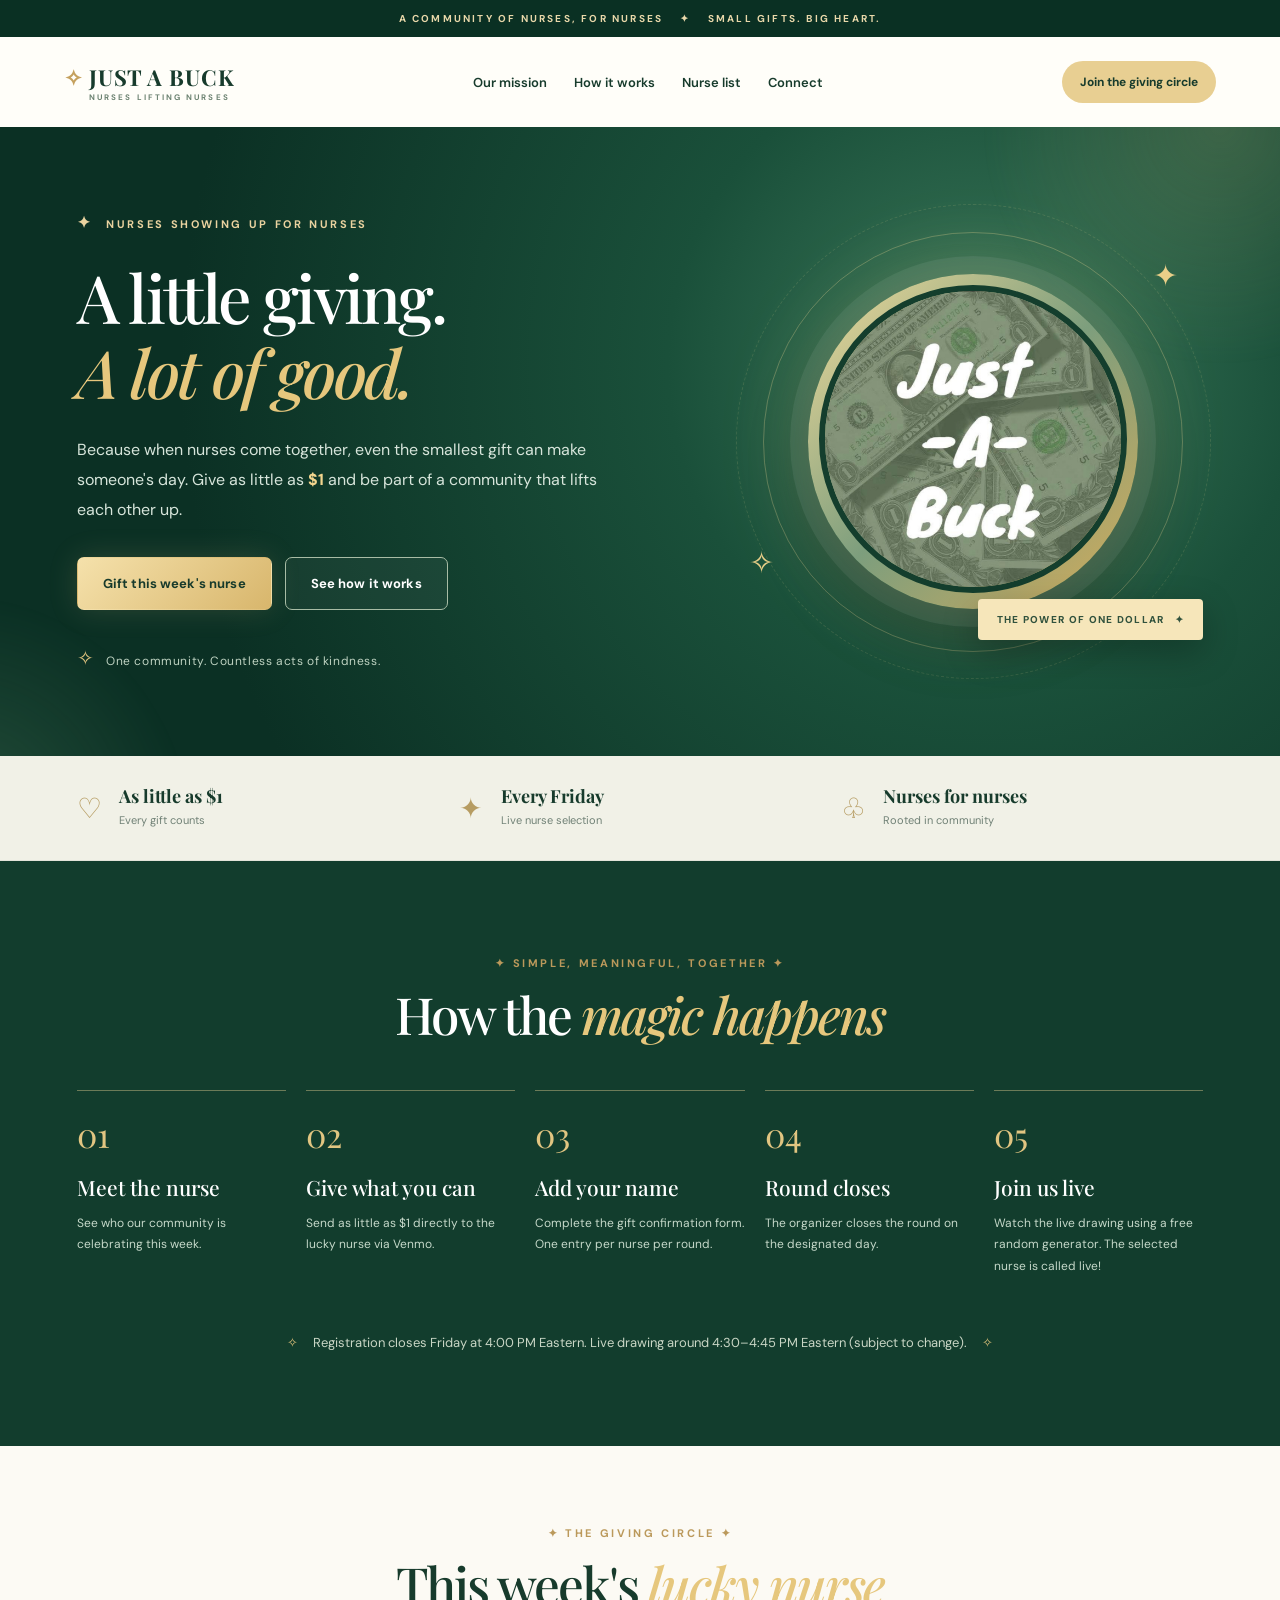
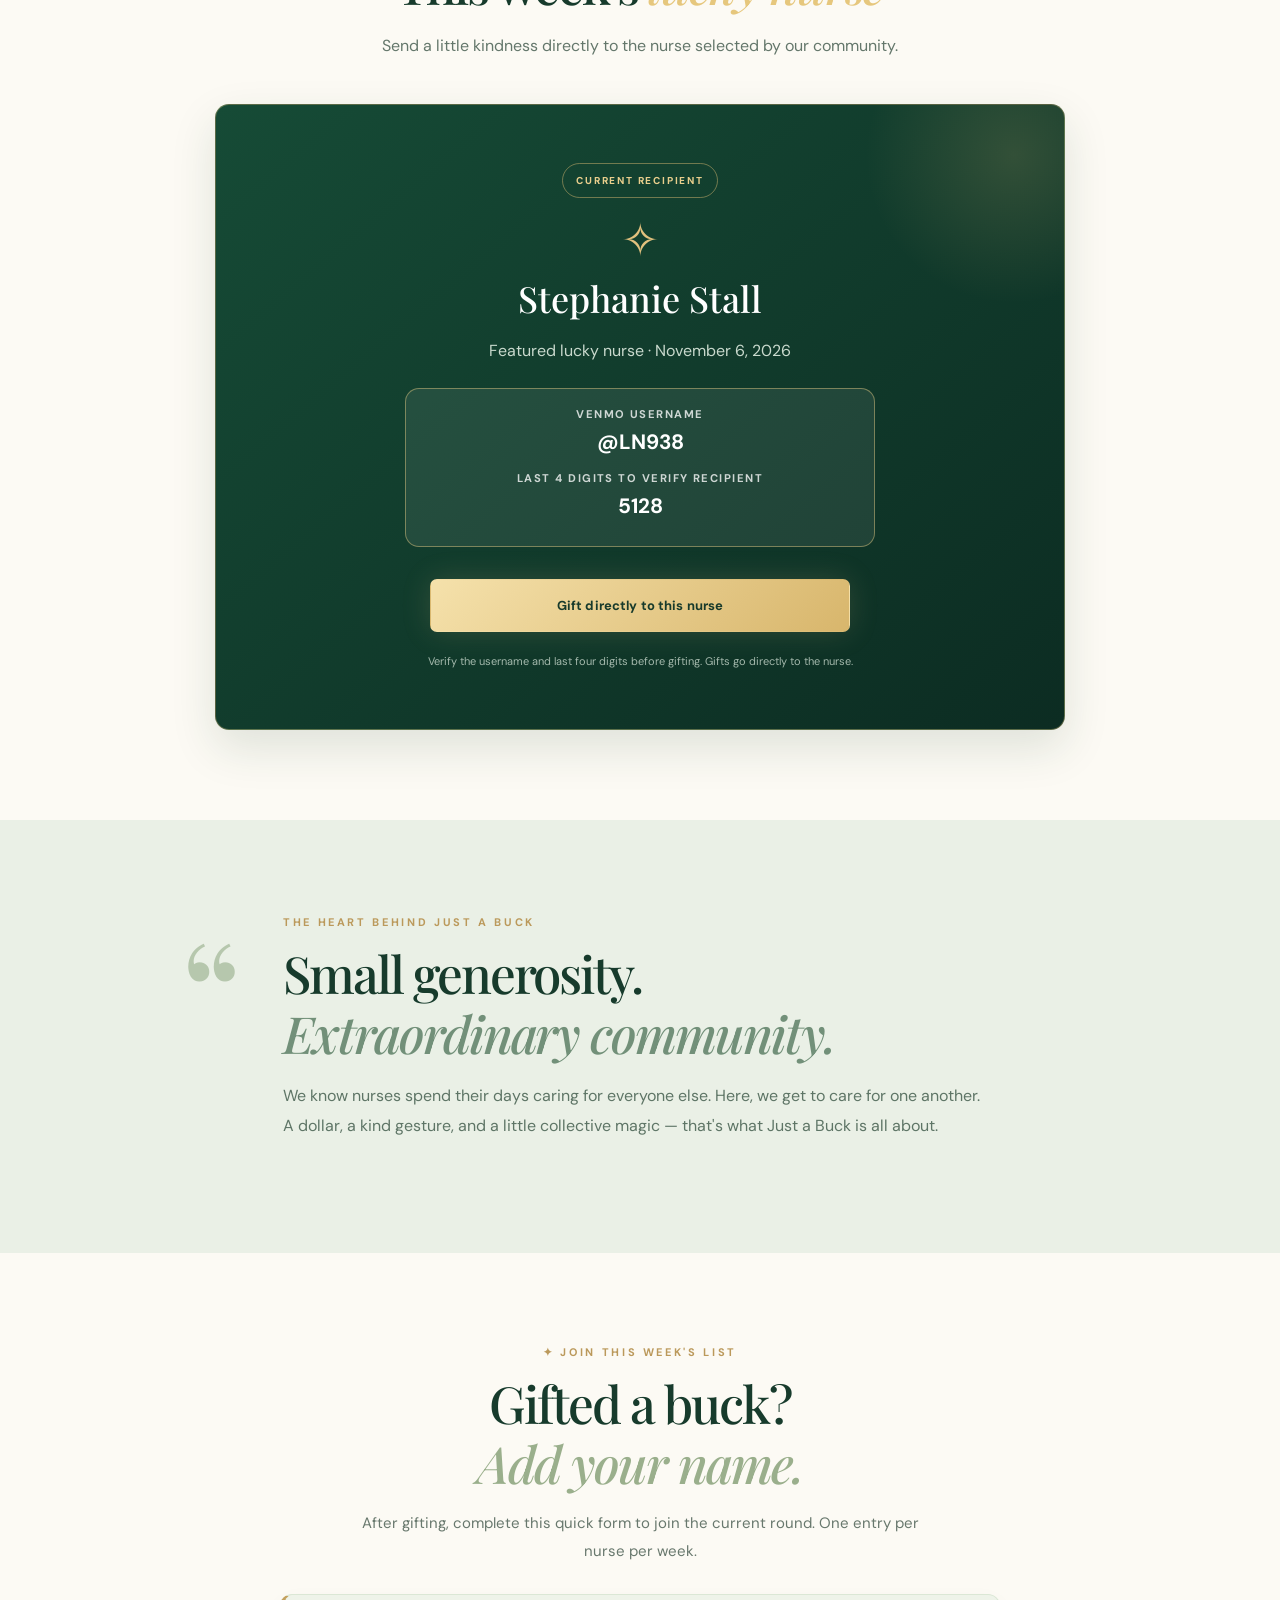
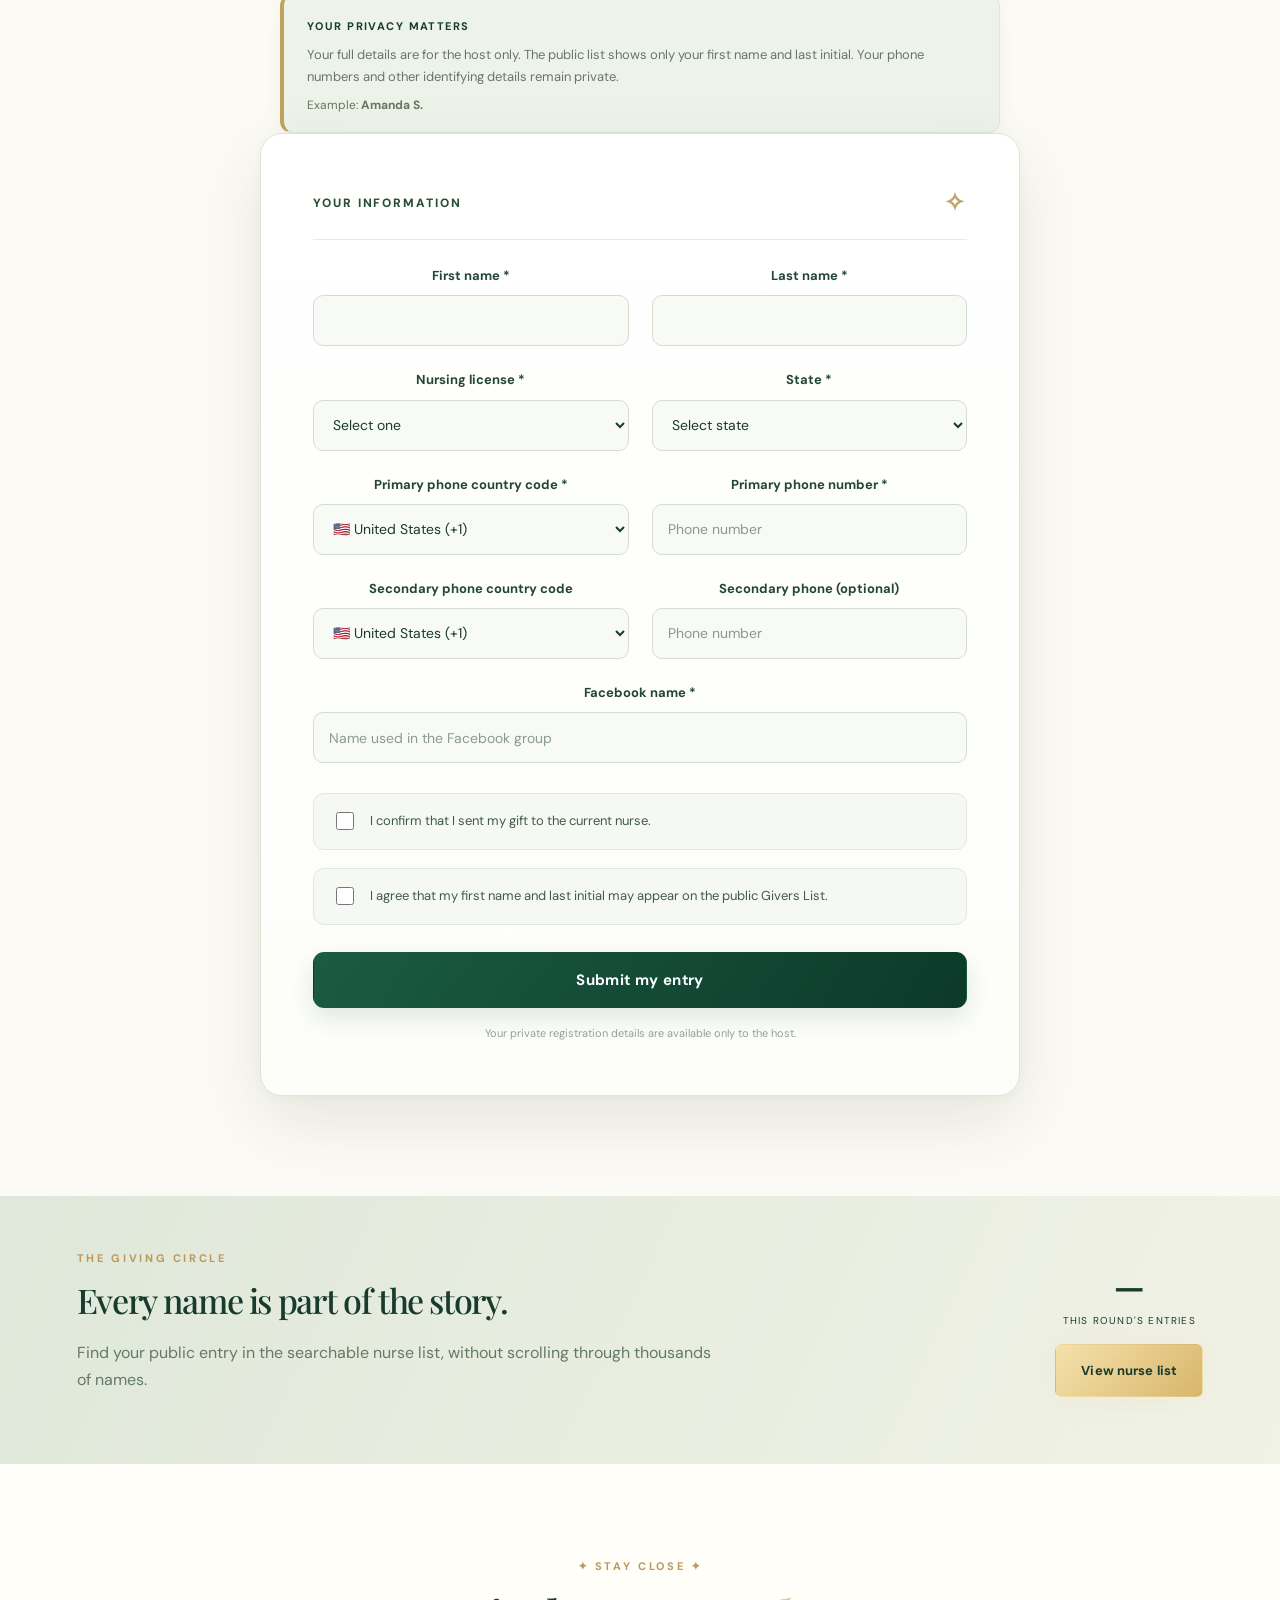
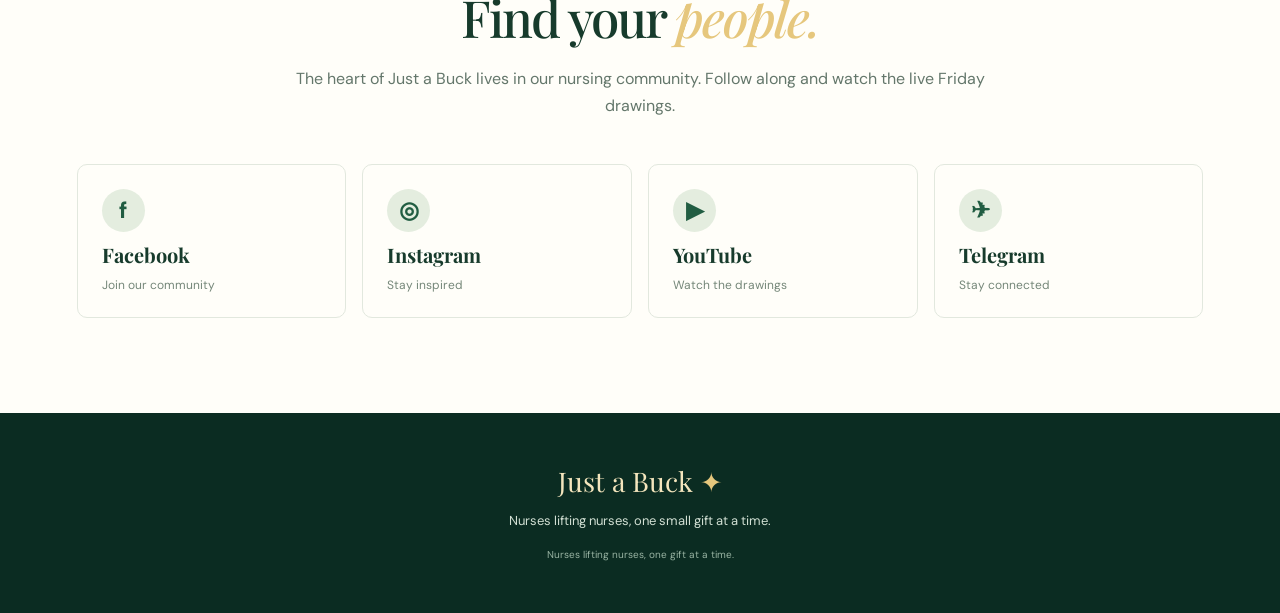
<file: index.html>
<!DOCTYPE html>

<html lang="en"><head><meta charset="utf-8"/><meta content="width=device-width, initial-scale=1" name="viewport"/><meta content="#123c2e" name="theme-color"/><meta content="Just a Buck — nurses lifting nurses, one gift at a time." name="description"/><title>Just a Buck | Nurses Lifting Nurses</title><link href="https://fonts.googleapis.com" rel="preconnect"/><link crossorigin="" href="https://fonts.gstatic.com" rel="preconnect"/><link href="https://fonts.googleapis.com/css2?family=DM+Sans:wght@400;500;600;700&amp;family=Playfair+Display:ital,wght@0,500;0,600;0,700;1,500&amp;display=swap" rel="stylesheet"/><link href="styles.css" rel="stylesheet"/></head><body>
<div class="announcement">A COMMUNITY OF NURSES, FOR NURSES <span>✦</span> SMALL GIFTS. BIG HEART.</div>
<header class="site-header"><a class="brand" href="index.html"><span class="brand-spark">✧</span> JUST A BUCK <small>nurses lifting nurses</small></a><nav aria-label="Main navigation"><a href="#story">Our mission</a><a href="#how">How it works</a><a href="participants.html">Nurse list</a><a href="#connect">Connect</a></nav><a class="header-join" href="#confirm">Join the giving circle</a></header>
<main>








<section class="hero"><div class="hero-glow hero-glow-one"></div><div class="hero-glow hero-glow-two"></div><div class="hero-content"><div class="eyebrow"><span class="star">✦</span> NURSES SHOWING UP FOR NURSES</div><h1>A little giving.<br/><em>A lot of good.</em></h1><p>Because when nurses come together, even the smallest gift can make someone's day. Give as little as <strong>$1</strong> and be part of a community that lifts each other up.</p><div class="hero-buttons"><a class="button button-gold" href="#gift">Gift this week's nurse</a><a class="button button-outline" href="#how">See how it works</a></div><div class="hero-note"><span class="twinkle">✧</span> One community. Countless acts of kindness.</div></div><div class="hero-visual"><div class="orbit orbit-one"></div><div class="orbit orbit-two"></div><div class="image-halo"><img alt="Official Just a Buck logo featuring one dollar bills" src="assets/just-a-buck-profile.jpg"/></div><span class="floating-star star-a">✦</span><span class="floating-star star-b">✧</span><div class="image-tag">THE POWER OF ONE DOLLAR <span>✦</span></div></div></section><section aria-label="Community highlights" class="ribbon"><div><span class="ribbon-icon">♡</span><strong>As little as $1</strong><small>Every gift counts</small></div><div><span class="ribbon-icon">✦</span><strong>Every Friday</strong><small>Live nurse selection</small></div><div><span class="ribbon-icon">♧</span><strong>Nurses for nurses</strong><small>Rooted in community</small></div></section><section class="section how-section" id="how"><div class="section-heading"><div class="kicker">✦ SIMPLE, MEANINGFUL, TOGETHER ✦</div><h2>How the <em>magic happens</em></h2></div><div class="steps"><div class="step"><span>01</span><h3>Meet the nurse</h3><p>See who our community is celebrating this week.</p></div><div class="step"><span>02</span><h3>Give what you can</h3><p>Send as little as $1 directly to the lucky nurse via Venmo.</p></div><div class="step"><span>03</span><h3>Add your name</h3><p>Complete the gift confirmation form. One entry per nurse per round.</p></div><div class="step"><span>04</span><h3>Round closes</h3><p>The organizer closes the round on the designated day.</p></div><div class="step"><span>05</span><h3>Join us live</h3><p>Watch the live drawing using a free random generator. The selected nurse is called live!</p></div></div><div class="how-bottom"><span>✧</span> Registration closes Friday at 4:00 PM Eastern. Live drawing around 4:30–4:45 PM Eastern (subject to change). <span>✧</span></div></section><section class="section gift-section" id="gift"><div class="section-heading"><div class="kicker">✦ THE GIVING CIRCLE ✦</div><h2>This week's <em>lucky nurse</em></h2><p>Send a little kindness directly to the nurse selected by our community.</p></div><div class="gift-layout gift-layout-single"><article class="recipient-panel"><div class="panel-light"></div><span class="pill">CURRENT RECIPIENT</span><div class="recipient-ornament">✧</div><h3 id="recipientName">Coming soon</h3><p id="recipientNote">Check our Facebook community for the current lucky nurse.</p><div class="recipient-verification"><span>VENMO USERNAME</span><strong id="recipientVenmoHandle">Awaiting update</strong><span>LAST 4 DIGITS TO VERIFY RECIPIENT</span><strong id="recipientLast4">Awaiting update</strong></div><a aria-disabled="true" class="button button-gold btn-disabled" id="venmoBtn">Gift directly to this nurse</a><p class="recipient-footnote">Verify the username and last four digits before gifting. Gifts go directly to the nurse.</p></article></div></section><section class="section story-section" id="story"><div class="story-inner"><div class="story-mark">“</div><div><div class="kicker">THE HEART BEHIND JUST A BUCK</div><h2>Small generosity.<br/><em>Extraordinary community.</em></h2><p>We know nurses spend their days caring for everyone else. Here, we get to care for one another. A dollar, a kind gesture, and a little collective magic — that's what Just a Buck is all about.</p></div></div></section><section class="section confirm-section" id="confirm"><div class="form-intro"><div class="kicker">✦ JOIN THIS WEEK'S LIST</div><h2>Gifted a buck?<br/><em>Add your name.</em></h2><p>After gifting, complete this quick form to join the current round. One entry per nurse per week.</p><div class="privacy-card"><strong>YOUR PRIVACY MATTERS</strong><p>Your full details are for the host only. The public list shows only your first name and last initial. Your phone numbers and other identifying details remain private.</p><div class="sample">Example: <b>Amanda S.</b></div></div><div class="form-card"><div class="form-card-header"><span>YOUR INFORMATION</span><span class="form-star">✧</span></div><form id="entryForm" method="post" target="jabSubmissionFrame" accept-charset="UTF-8"><input type="hidden" name="token" id="submissionToken" value=""/><input type="hidden" name="confirmed" value="true"/><input type="hidden" name="fullName" id="fullNameValue" value=""/><input type="hidden" name="designation" id="designationValue" value=""/><input type="hidden" name="primaryPhone" id="primaryPhoneValue" value=""/><input type="hidden" name="secondaryPhone" id="secondaryPhoneValue" value=""/><div class="form-grid">
<div class="field"><label for="firstName">First name *</label><input autocomplete="given-name" id="firstName" maxlength="60" required=""/></div>
<div class="field"><label for="lastName">Last name *</label><input autocomplete="family-name" id="lastName" maxlength="60" required=""/></div>
<div class="field"><label for="license">Nursing license *</label><select id="license" required=""><option value="">Select one</option><option value="RN">RN</option><option value="LPN">LPN</option></select></div>
<div class="field"><label for="state">State *</label><select id="state" name="state" required=""><option value="">Select state</option></select></div>
<div class="field"><label for="primaryCountry">Primary phone country code *</label><select id="primaryCountry" required></select></div>
<div class="field"><label for="phone">Primary phone number *</label><input autocomplete="tel-national" id="phone" placeholder="Phone number" required type="tel"/></div>
<div class="field"><label for="secondaryCountry">Secondary phone country code</label><select id="secondaryCountry"></select></div>
<div class="field"><label for="backupPhone">Secondary phone (optional)</label><input id="backupPhone" placeholder="Phone number" type="tel"/></div>

<div class="field full"><label for="facebookName">Facebook name *</label><input id="facebookName" name="facebookName" maxlength="100" placeholder="Name used in the Facebook group" required=""/></div>
</div>
<label class="check"><input id="confirmed" required="" type="checkbox"/><span>I confirm that I sent my gift to the current nurse.</span></label>
<label class="check"><input id="privacy" required="" type="checkbox"/><span>I agree that my first name and last initial may appear on the public Givers List.</span></label>
<button class="button button-deep form-submit" id="submitEntry" type="submit">Submit my entry</button>
<div aria-live="polite" class="status hide" id="formStatus" role="status"></div>
<p class="smallprint">Your private registration details are available only to the host.</p>
</form>
<div id="resultWrap" class="result-wrap" hidden><strong>Registration result</strong><iframe name="jabSubmissionFrame" id="jabSubmissionFrame" title="Registration result" loading="eager"></iframe></div></div></section><section class="list-band"><div><div class="kicker">THE GIVING CIRCLE</div><h2>Every name is part of the story.</h2><p>Find your public entry in the searchable nurse list, without scrolling through thousands of names.</p></div><div class="list-band-action"><div class="list-count"><strong id="count">—</strong><small>THIS ROUND'S ENTRIES</small></div><a class="button button-gold" href="participants.html">View nurse list</a></div></section><section class="section connect-section" id="connect"><div class="section-heading"><div class="kicker">✦ STAY CLOSE ✦</div><h2>Find your <em>people.</em></h2><p>The heart of Just a Buck lives in our nursing community. Follow along and watch the live Friday drawings.</p></div><div class="social-grid"><a class="social" id="facebook" rel="noopener noreferrer" target="_blank"><span class="social-symbol">f</span><strong>Facebook</strong><small>Join our community</small></a><a class="social" id="instagram" rel="noopener noreferrer" target="_blank"><span class="social-symbol">◎</span><strong>Instagram</strong><small>Stay inspired</small></a><a class="social" id="youtube" rel="noopener noreferrer" target="_blank"><span class="social-symbol">▶</span><strong>YouTube</strong><small>Watch the drawings</small></a><a class="social" id="telegram" rel="noopener noreferrer" target="_blank"><span class="social-symbol">✈</span><strong>Telegram</strong><small>Stay connected</small></a></div></section></main><footer><div class="footer-brand">Just a Buck <span>✦</span></div><p>Nurses lifting nurses, one small gift at a time.</p><small>Nurses lifting nurses, one gift at a time.</small></footer><script src="config.js"></script><script src="app.js"></script></body></html>
</file>
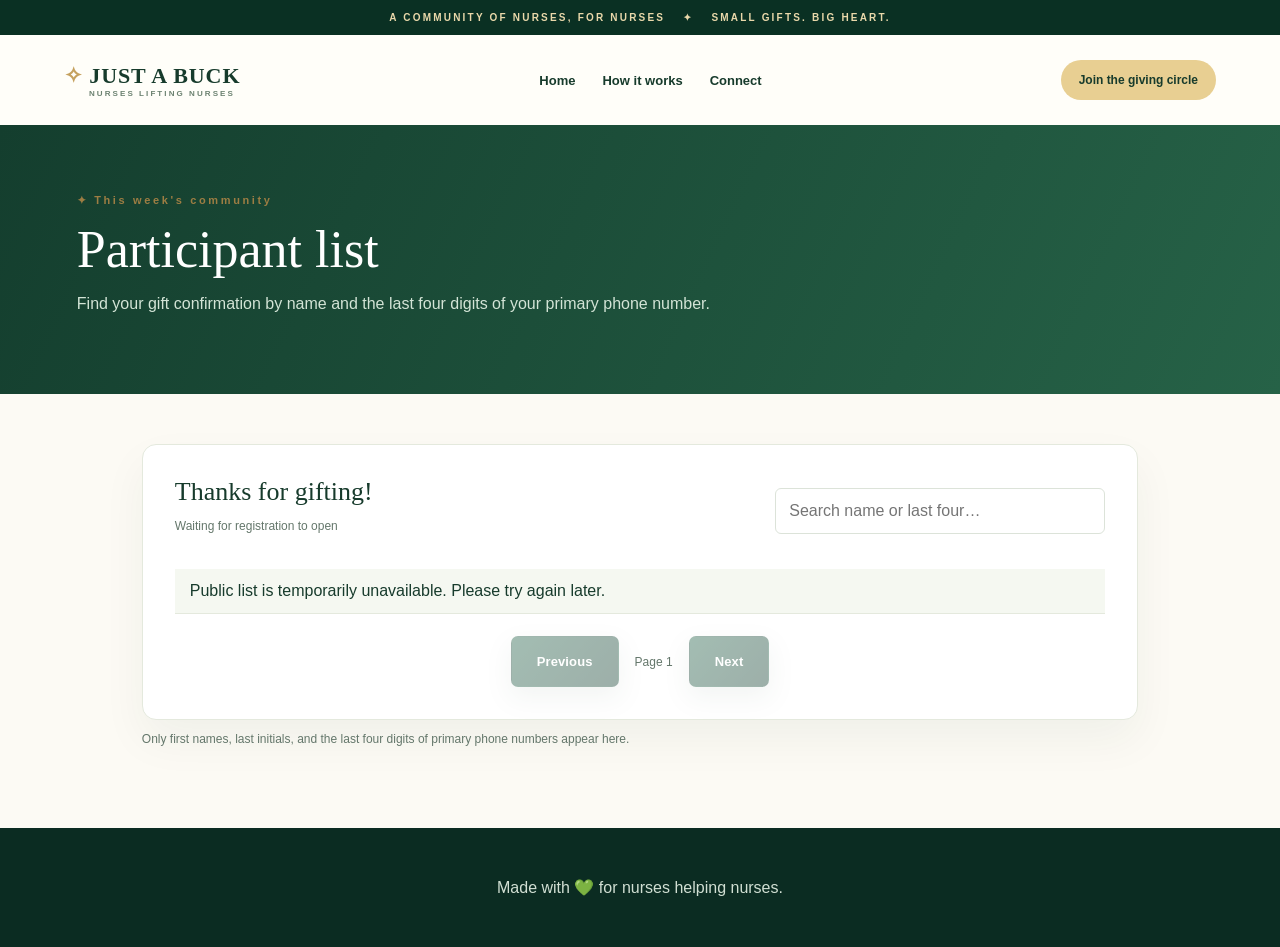
<file: participants.html>
<!doctype html><html lang="en"><head><meta charset="utf-8"><meta name="viewport" content="width=device-width,initial-scale=1"><title>Participant List | Just a Buck</title><link rel="stylesheet" href="styles.css"></head><body><div class="announcement">A COMMUNITY OF NURSES, FOR NURSES <span>✦</span> SMALL GIFTS. BIG HEART.</div><header class="site-header"><a class="brand" href="index.html"><span class="brand-spark">✧</span> JUST A BUCK <small>nurses lifting nurses</small></a><nav><a href="index.html">Home</a><a href="index.html#how">How it works</a><a href="index.html#connect">Connect</a></nav><a class="header-join" href="index.html#confirm">Join the giving circle</a></header><section class="page-intro"><div class="container"><span class="eyebrow" style="color:#9d7d43">✦ This week's community</span><h1>Participant list</h1><p>Find your gift confirmation by name and the last four digits of your primary phone number.</p></div></section><main class="container section"><div class="card"><div class="list-toolbar"><div><h3 style="margin:0">Thanks for gifting!</h3><p class="small" id="listCount">Waiting for registration to open</p></div><input class="search-input" style="max-width:330px" id="search" type="search" placeholder="Search name or last four…" aria-label="Search participants"></div><ul id="entries" class="entries"><li>List will appear when the secure registration backend is connected.</li></ul><div class="pager"><button class="button button-deep" id="prev" disabled>Previous</button><span id="pageLabel" class="small">Page 1</span><button class="button button-deep" id="next" disabled>Next</button></div></div><p class="small">Only first names, last initials, and the last four digits of primary phone numbers appear here.</p></main><footer>Made with 💚 for nurses helping nurses.</footer><script src="config.js"></script><script src="app.js"></script><script>
const list=$('entries'), search=$('search');let allNames=[];
async function load(){
  list.replaceChildren();const li=document.createElement('li');li.textContent='Loading public names…';list.append(li);
  try{
    const d=await getPublic('givers');
    allNames=Array.isArray(d.displayNames)?d.displayNames.filter(x=>typeof x==='string'):[];
    render();
  }catch(err){list.replaceChildren();const li=document.createElement('li');li.textContent='Public list is temporarily unavailable. Please try again later.';list.append(li)}
}
function render(){
  const q=search.value.trim().toLowerCase();const names=allNames.filter(n=>n.toLowerCase().includes(q));
  list.replaceChildren();
  if(!names.length){const li=document.createElement('li');li.textContent='No matching names.';list.append(li)}
  for(const name of names){const li=document.createElement('li');li.textContent=name;list.append(li)}
  $('listCount').textContent=allNames.length.toLocaleString()+' gifts';
  $('pageLabel').textContent='Showing '+names.length+' of '+allNames.length;
}
search.addEventListener('input',render);load();
</script></body></html>
</file>
<file: styles.css>
:root{--forest:#103c2d;--deep:#08291f;--emerald:#23634a;--sage:#a8b9a3;--gold:#e6c77d;--cream:#fcfaf4;--ink:#173b2c;--muted:#64776b;--border:#e4e9dd}*{box-sizing:border-box}html{scroll-behavior:smooth}body{margin:0;font-family:'DM Sans',Arial,sans-serif;background:var(--cream);color:var(--ink)}a{color:inherit;text-decoration:none}button,input,select{font:inherit}.announcement{background:#0a3023;color:#e9d8aa;text-align:center;font-size:10px;letter-spacing:.22em;padding:12px 15px;font-weight:700}.announcement span{padding:0 13px}.site-header{min-height:90px;padding:18px max(5%,calc((100% - 1200px)/2));display:flex;align-items:center;justify-content:space-between;gap:20px;background:#fffef9}.brand{font-family:'Playfair Display',serif;font-weight:700;font-size:22px;letter-spacing:.04em;white-space:nowrap}.brand-spark{color:#c5a15e}.brand small{display:block;font-family:'DM Sans',sans-serif;text-transform:uppercase;font-size:8px;letter-spacing:.26em;color:#6c8271;margin-left:25px}.site-header nav{display:flex;gap:27px;font-size:13px;font-weight:600}.site-header nav a:hover,.text-link:hover{color:#b58b3b}.header-join{background:#e8cf92;padding:13px 18px;border-radius:40px;font-size:12px;font-weight:700;white-space:nowrap}.hero{min-height:625px;background:radial-gradient(circle at 77% 38%,#3a7759 0%,#1a503a 30%,#0b3024 76%);color:white;display:grid;grid-template-columns:1.15fr .85fr;align-items:center;padding:85px max(6%,calc((100% - 1170px)/2));gap:45px;position:relative;overflow:hidden}.hero-glow{position:absolute;pointer-events:none;border-radius:50%;filter:blur(6px)}.hero-glow-one{height:500px;width:500px;right:-190px;top:-250px;background:radial-gradient(circle,#d6c58730,transparent 67%)}.hero-glow-two{height:460px;width:460px;left:-270px;bottom:-300px;background:radial-gradient(circle,#6da67b42,transparent 70%)}.hero-content,.hero-visual{position:relative;z-index:1}.eyebrow,.kicker{font-size:11px;letter-spacing:.24em;font-weight:700;color:#bb995b}.hero .eyebrow{color:#ead3a0}.star{font-size:16px;margin-right:8px}.hero h1,.section h2,.list-band h2{font-family:'Playfair Display',Georgia,serif;font-weight:500;letter-spacing:-.04em}.hero h1{font-size:clamp(49px,5.2vw,79px);line-height:1.13;margin:26px 0}.hero h1 em,.section h2 em,.venmo-panel h3 em{color:var(--gold);font-weight:500}.hero p{font-size:16px;line-height:1.85;color:#d7e5db;max-width:535px}.hero p strong{color:#f2d58e}.hero-buttons{display:flex;gap:13px;flex-wrap:wrap;margin-top:33px}.button{display:inline-flex;align-items:center;justify-content:center;text-align:center;padding:17px 25px;border-radius:7px;font-size:13px;font-weight:700;letter-spacing:.01em;border:1px solid transparent;cursor:pointer;transition:transform .2s,box-shadow .2s}.button:hover{transform:translateY(-2px);box-shadow:0 10px 25px #0002}.button-gold{background:linear-gradient(135deg,#f5e1ab,#d8b66c);color:#173a2b;box-shadow:0 0 30px #f1d18e25}.button-outline{border-color:#a8bca5;color:white;background:#ffffff0b}.button-deep{background:linear-gradient(130deg,#1b5c42,#0c392a);color:#fff;box-shadow:0 10px 24px #173d2920}.hero-note{margin-top:35px;font-size:12px;letter-spacing:.05em;color:#bed2c1}.twinkle{color:#e4c680;font-size:20px;margin-right:8px}.hero-visual{min-height:420px;display:flex;align-items:center;justify-content:center}.image-halo{width:min(330px,85%);aspect-ratio:1;border-radius:50%;padding:11px;background:linear-gradient(135deg,#f1db9b,#7d9e7d,#d4ac5b);box-shadow:0 0 0 18px #fff1,0 0 85px #d8cb8255,0 30px 60px #0005;z-index:2}.image-halo img{width:100%;height:100%;object-fit:cover;border-radius:50%;border:6px solid #143e2d}.orbit{position:absolute;border:1px solid #d8c88d55;border-radius:50%;width:420px;height:420px}.orbit-two{width:475px;height:475px;border-style:dashed;opacity:.45}.floating-star{position:absolute;color:#e9cf89;font-size:30px}.star-a{top:24px;right:25px}.star-b{bottom:70px;left:5px}.image-tag{position:absolute;z-index:3;bottom:12px;right:0;background:#f6e6ba;color:#31523d;padding:14px 19px;border-radius:4px;font-size:10px;font-weight:800;letter-spacing:.13em;box-shadow:0 12px 35px #0004}.image-tag span{margin-left:7px}.ribbon{display:grid;grid-template-columns:repeat(3,1fr);background:#f1f1e7;border-bottom:1px solid #e3e4d9;padding:28px max(6%,calc((100% - 1160px)/2));gap:20px}.ribbon>div{display:grid;grid-template-columns:42px 1fr;grid-template-rows:1fr 1fr;align-items:center}.ribbon-icon{grid-row:span 2;font-size:28px;color:#b69c62}.ribbon strong{font-family:'Playfair Display',serif;font-size:18px}.ribbon small{font-size:11px;color:#708176}.section{padding:95px max(6%,calc((100% - 1160px)/2))}.section-heading{text-align:center;max-width:750px;margin:0 auto 45px}.section h2{font-size:clamp(35px,4vw,54px);line-height:1.18;margin:14px 0 17px}.section-heading p{color:var(--muted);line-height:1.7}.gift-layout{display:grid;grid-template-columns:1fr 1fr;gap:25px}.recipient-panel,.venmo-panel{border-radius:14px;min-height:410px;padding:45px;position:relative;overflow:hidden}.recipient-panel{background:linear-gradient(140deg,#164b36,#0c2c22);color:#fff;box-shadow:0 18px 45px #173d2920}.panel-light{position:absolute;right:-100px;top:-100px;width:300px;height:300px;border-radius:50%;background:radial-gradient(circle,#c5ad6d30,transparent 70%)}.pill{display:inline-block;font-size:10px;font-weight:800;letter-spacing:.18em;color:#e8ce8c;border:1px solid #c6ac6b88;padding:10px 13px;border-radius:50px}.recipient-ornament{font-size:46px;color:#e2c17e;margin-top:23px}.recipient-panel h3,.venmo-panel h3{font-family:'Playfair Display',serif;font-size:36px;font-weight:500;margin:4px 0 13px}.recipient-panel p{color:#c9d9cd;line-height:1.65}.recipient-panel .button{margin-top:14px}.recipient-footnote,.smallprint{font-size:11px!important;line-height:1.7!important;opacity:.8}.btn-disabled{opacity:.5;cursor:not-allowed;pointer-events:none}.venmo-panel{background:linear-gradient(145deg,#f8f3e5,#edf1e8);border:1px solid #e5e3d3}.venmo-icon{width:52px;height:52px;border-radius:50%;background:#d9e7d8;color:#21674a;font-family:'Playfair Display',serif;font-size:32px;display:grid;place-items:center;margin-bottom:20px}.venmo-panel h3{color:#183f2d}.venmo-panel h3 em{color:#b68e4b}.venmo-panel>p{color:#637668;line-height:1.75}.venmo-panel .button{margin-top:10px}.story-section{background:#eaf0e6}.story-inner{display:flex;gap:40px;max-width:920px;margin:auto;align-items:start}.story-mark{font:150px/1 'Playfair Display',serif;color:#b6c7ad}.story-section h2 em{color:#729079}.story-section p{max-width:700px;line-height:1.9;color:#5e7566}.confirm-section{display:grid;grid-template-columns:.8fr 1.2fr;gap:70px;align-items:start}.confirm-section h2 em{color:#9aaf8c}.form-intro>p{line-height:1.85;color:#68786d}.privacy-card{margin:40px 0 25px;background:#f0f3e9;padding:23px;border-left:3px solid #c6a666;border-radius:0 8px 8px 0}.privacy-card strong{font-size:11px;letter-spacing:.13em}.privacy-card p{font-size:13px;line-height:1.7;color:#68766a}.sample{font-size:12px;color:#647566}.text-link{font-size:13px;font-weight:700;text-decoration:underline;text-underline-offset:5px}.form-card{background:#fff;border:1px solid #e5e9df;border-radius:15px;padding:36px;box-shadow:0 25px 60px #173d290d}.form-card-header{display:flex;justify-content:space-between;align-items:center;margin-bottom:25px;font-size:11px;font-weight:800;letter-spacing:.17em;color:#6c816c}.form-star{font-size:28px;color:#bfa46e}.form-grid{display:grid;grid-template-columns:1fr 1fr;gap:17px}.field{display:flex;flex-direction:column;gap:8px}.field.full{grid-column:1/-1}.field label{font-size:12px;font-weight:700}.field input,.field select{width:100%;padding:13px;border:1px solid #dce3d9;border-radius:6px;background:#fdfefa;color:#213c2e;min-width:0}.field input:focus,.field select:focus{outline:2px solid #b5cbad;outline-offset:1px}.check{display:flex;gap:10px;font-size:12px;line-height:1.6;color:#586e60;margin-top:18px}.check input{accent-color:#286348;align-self:flex-start;margin-top:3px}.form-submit{width:100%;margin-top:23px}.status{margin-top:15px;padding:12px;border-radius:6px;background:#eff4e9;font-size:13px}.hide{display:none}.form-card .smallprint{color:#7d897e;margin-bottom:0}.how-section{background:#123d2d;color:white}.how-section .section-heading h2 em{color:#e6c77d}.steps{display:grid;grid-template-columns:repeat(5,1fr);gap:20px}.step{border-top:1px solid #d3c28a77;padding-top:20px}.step span{font-family:'Playfair Display',serif;font-size:34px;color:#e1c581}.step h3{font-family:'Playfair Display',serif;font-size:21px;font-weight:500;margin:16px 0 10px}.step p{font-size:12px;line-height:1.8;color:#c5d8c9}.how-bottom{text-align:center;margin-top:45px;color:#c9d6c5;font-size:13px}.how-bottom span{color:#e6c77d;margin:0 12px}.list-band{background:linear-gradient(115deg,#dfe8da,#f1f2e6);padding:55px max(6%,calc((100% - 1160px)/2));display:flex;justify-content:space-between;align-items:center;gap:35px}.list-band h2{font-size:34px;margin:12px 0}.list-band p{color:#647a68;max-width:650px;line-height:1.7}.list-band-action{text-align:center;flex-shrink:0}.list-count{margin-bottom:15px}.list-count strong{font-family:'Playfair Display',serif;font-size:34px;display:block}.list-count small{font-size:10px;letter-spacing:.12em}.connect-section{background:#fffef9}.social-grid{display:grid;grid-template-columns:repeat(4,1fr);gap:16px}.social{border:1px solid #e2e8de;border-radius:10px;padding:24px;display:flex;flex-direction:column;gap:9px;transition:background .2s,transform .2s}.social:hover{background:#edf3e9;transform:translateY(-3px)}.social-symbol{display:grid;place-items:center;width:43px;height:43px;border-radius:50%;background:#e4eddf;color:#215d42;font-size:23px;font-weight:700}.social strong{font-family:'Playfair Display',serif;font-size:20px}.social small{color:#758779;font-size:12px}footer{background:#0b2c22;color:#d1dfd3;text-align:center;padding:50px 20px}footer .footer-brand{font-family:'Playfair Display',serif;font-size:27px;color:#f4e5bd}footer .footer-brand span{color:#e6c77d}footer p{font-size:13px}footer small{font-size:10px;color:#99b4a3}@media(max-width:950px){.site-header nav{display:none}.hero{grid-template-columns:1fr;padding:70px 7% 60px;text-align:center}.hero p{margin-left:auto;margin-right:auto}.hero-buttons{justify-content:center}.hero-visual{min-height:350px}.image-halo{width:260px}.orbit{width:340px;height:340px}.orbit-two{width:390px;height:390px}.confirm-section{grid-template-columns:1fr;gap:25px}.steps{grid-template-columns:repeat(3,1fr)}.social-grid{grid-template-columns:repeat(2,1fr)}}@media(max-width:640px){.announcement{font-size:8px;letter-spacing:.1em}.site-header{min-height:70px;padding:15px 5%}.brand{font-size:18px}.header-join{font-size:10px;padding:11px}.hero h1{font-size:48px}.hero{padding-top:55px}.hero-visual{min-height:290px}.image-halo{width:225px}.orbit{width:290px;height:290px}.orbit-two{width:315px;height:315px}.image-tag{font-size:8px;bottom:0}.ribbon{grid-template-columns:1fr;gap:17px;padding:25px 9%}.section{padding:65px 6%}.gift-layout{grid-template-columns:1fr}.recipient-panel,.venmo-panel{padding:32px;min-height:0}.story-inner{gap:12px}.story-mark{font-size:85px}.form-card{padding:24px}.form-grid{grid-template-columns:1fr}.steps{grid-template-columns:1fr 1fr}.list-band{display:block;padding:45px 7%}.list-band-action{text-align:left;margin-top:24px}.social-grid{grid-template-columns:1fr 1fr;gap:9px}.social{padding:15px}.social strong{font-size:17px}.hero-buttons .button{width:100%}}@media(prefers-reduced-motion:reduce){*,*:before,*:after{scroll-behavior:auto!important;transition:none!important}}

/* Participant list page */.container{max-width:1150px;margin:auto}.page-intro{background:linear-gradient(115deg,#143e2e,#266247);padding:65px 6%;color:white}.page-intro .container{max-width:1150px}.page-intro h1{font:500 52px 'Playfair Display',serif;margin:12px 0}.page-intro p{color:#d3e4d6}.card{background:#fff;border:1px solid var(--border);border-radius:14px;padding:32px;box-shadow:0 20px 45px #173d290d}.list-toolbar{display:flex;align-items:center;justify-content:space-between;gap:18px;margin-bottom:24px}.list-toolbar h3{font:500 26px 'Playfair Display',serif}.small{font-size:12px;color:var(--muted)}.search-input{width:100%;padding:13px;border:1px solid #dce3d9;border-radius:6px}.entries{padding:0;list-style:none}.entries li{padding:13px 15px;border-bottom:1px solid var(--border)}.entries li:nth-child(odd){background:#f5f8f1}.pager{display:flex;gap:16px;align-items:center;justify-content:center;margin-top:22px}.pager button:disabled{opacity:.4;cursor:not-allowed}.page-intro+.section{padding-top:50px;padding-bottom:70px}@media(max-width:640px){.list-toolbar{display:block}.search-input{margin-top:15px;max-width:100%!important}.page-intro h1{font-size:40px}.card{padding:18px}}

/* Current recipient verification and optional Venmo screenshot */
.recipient-verification{margin:22px auto;display:grid;gap:6px;padding:18px;border:1px solid rgba(233,204,131,.45);border-radius:14px;background:rgba(255,255,255,.08);max-width:380px;text-align:center}
.recipient-verification span{font-size:.7rem;letter-spacing:.13em;font-weight:700;opacity:.78}
.recipient-verification strong{font-size:1.3rem;margin-bottom:9px;overflow-wrap:anywhere}
.venmo-screenshot-wrap{margin:18px auto;max-width:320px}
.venmo-screenshot-wrap img{width:100%;height:auto;max-height:360px;object-fit:contain;border-radius:14px;border:2px solid #d9e6d8;background:white}
.screenshot-empty{border:2px dashed #b8cdb8;border-radius:14px;min-height:180px;display:flex;flex-direction:column;justify-content:center;align-items:center;gap:8px;text-align:center;padding:20px;margin:18px 0;color:#315d46}
.screenshot-empty span{font-size:2rem}.screenshot-empty small{max-width:240px}.venmo-screenshot-wrap[hidden],.screenshot-empty[hidden]{display:none!important}

/* Updated section flow: one centered recipient card, no duplicate verification panel */
.gift-layout-single{display:flex;justify-content:center;align-items:stretch;max-width:850px;margin:0 auto}
.gift-layout-single .recipient-panel{width:100%;min-height:0;padding:clamp(32px,5vw,58px);text-align:center;border:1px solid rgba(230,199,125,.35)}
.gift-layout-single .recipient-panel .recipient-ornament{margin-top:12px}
.gift-layout-single .recipient-verification{max-width:470px;margin:24px auto;grid-template-columns:1fr;gap:7px}
.gift-layout-single .recipient-panel .button{margin-top:8px;max-width:420px;width:100%}
.gift-layout-single .recipient-footnote{max-width:480px;margin:20px auto 0}
.gift-section{padding-top:80px;padding-bottom:90px}
@media(max-width:640px){.gift-section{padding-top:60px;padding-bottom:65px}.gift-layout-single .recipient-panel{padding:32px 22px}.gift-layout-single .recipient-verification{margin:18px auto}}

/* Registration: centered single-column layout on desktop and mobile */
.confirm-section{display:flex;flex-direction:column;align-items:center;gap:28px}
.confirm-section .form-intro{width:100%;max-width:720px;text-align:center}
.confirm-section .privacy-card{text-align:left;margin:25px auto 0;max-width:650px}
.confirm-section .form-card{width:100%;max-width:720px}
.result-wrap{margin-top:22px;border:1px solid #dce3d9;border-radius:8px;overflow:hidden;background:#f4f8f0}
.result-wrap>strong{display:block;padding:10px 14px;font-size:12px;color:#173b2c}
.result-wrap iframe{display:block;width:100%;height:155px;border:0;background:#fff}
@media(max-width:640px){.confirm-section .form-card{padding:22px}.result-wrap iframe{height:190px}}


/* Just a Buck | Sleek registration refresh — presentation only.
   No changes to form fields, scripts, submission, or backend. */
#confirm.confirm-section {
  max-width: 1160px;
  margin: 0 auto;
  padding-top: 92px;
  padding-bottom: 100px;
  gap: 30px;
}
#confirm .form-intro { max-width: 760px; }
#confirm .form-intro h2 { margin-bottom: 17px; }
#confirm .form-intro > p { max-width: 580px; margin: 0 auto; font-size: 15px; }
#confirm .privacy-card {
  max-width: 720px;
  margin: 28px auto 0;
  padding: 19px 23px;
  background: #eef3e9;
  border: 1px solid #dbe7d5;
  border-left: 4px solid #c3a15e;
  border-radius: 12px;
  box-shadow: 0 7px 22px rgba(16,60,45,.035);
}
#confirm .privacy-card p { margin: 9px 0; }
#confirm .form-card {
  max-width: 760px;
  padding: clamp(26px, 5vw, 52px);
  border: 1px solid #dce5d9;
  border-radius: 22px;
  background: linear-gradient(180deg,#ffffff 0%,#fdfefa 100%);
  box-shadow: 0 25px 70px rgba(18,56,39,.10), 0 2px 8px rgba(18,56,39,.03);
}
#confirm .form-card-header {
  padding-bottom: 20px;
  margin-bottom: 27px;
  border-bottom: 1px solid #e5ebe2;
  color: #254d37;
  font-size: 12px;
  letter-spacing: .16em;
}
#confirm .form-star { font-size: 25px; }
#confirm .form-grid {
  grid-template-columns: repeat(2,minmax(0,1fr));
  column-gap: 23px;
  row-gap: 25px;
}
#confirm .field { gap: 10px; min-width: 0; }
#confirm .field label {
  font-size: 13px;
  line-height: 1.4;
  font-weight: 700;
  color: #244735;
}
#confirm .field input,
#confirm .field select {
  min-height: 51px;
  padding: 13px 15px;
  border: 1.5px solid #d3ded1;
  border-radius: 10px;
  background: #f8faf6;
  color: #193b2a;
  font-size: 14px;
  transition: border-color .18s ease, box-shadow .18s ease, background .18s ease;
}
#confirm .field input::placeholder { color: #8b9a8e; }
#confirm .field input:hover,
#confirm .field select:hover { border-color: #a5bba7; }
#confirm .field input:focus,
#confirm .field select:focus {
  outline: none;
  background: #fff;
  border-color: #387a57;
  box-shadow: 0 0 0 4px rgba(56,122,87,.13);
}
#confirm .check {
  align-items: flex-start;
  gap: 13px;
  margin-top: 18px;
  padding: 16px 18px;
  border: 1px solid #e0e8dd;
  border-radius: 11px;
  background: #f6f9f3;
  font-size: 13px;
  line-height: 1.65;
  color: #405b49;
}
#confirm .check:first-of-type { margin-top: 30px; }
#confirm .check input {
  width: 18px;
  height: 18px;
  flex: 0 0 18px;
  margin-top: 2px;
  accent-color: #23634a;
}
#confirm .form-submit {
  min-height: 55px;
  margin-top: 27px;
  border-radius: 11px;
  font-size: 15px;
  letter-spacing: .025em;
}
#confirm .smallprint { text-align: center; margin-top: 16px; }
#confirm .status:not(.hide) {
  margin-top: 18px;
  padding: 15px 18px;
  border: 1px solid #cbdcc9;
  border-radius: 10px;
  background: #f0f7ee;
  color: #244a35;
  font-size: 13px;
  line-height: 1.6;
}
#confirm .result-wrap {
  margin-top: 22px;
  border: 1px solid #d6e2d3;
  border-radius: 12px;
  background: #f6faf3;
}
#confirm .result-wrap[hidden] { display: none !important; }
#confirm .result-wrap > strong {
  padding: 12px 17px;
  border-bottom: 1px solid #e0e8dc;
  font-size: 12px;
  letter-spacing: .04em;
}
#confirm .result-wrap iframe { height: 110px; background: white; }
@media (max-width: 640px) {
  #confirm.confirm-section { padding: 64px 5% 75px; gap: 23px; }
  #confirm .form-card { padding: 25px 19px; border-radius: 17px; }
  #confirm .form-grid { grid-template-columns: 1fr; gap: 19px; }
  #confirm .field.full { grid-column: 1; }
  #confirm .privacy-card { padding: 17px 18px; }
  #confirm .check { padding: 14px; }
  #confirm .result-wrap iframe { height: 145px; }
}
</file>
